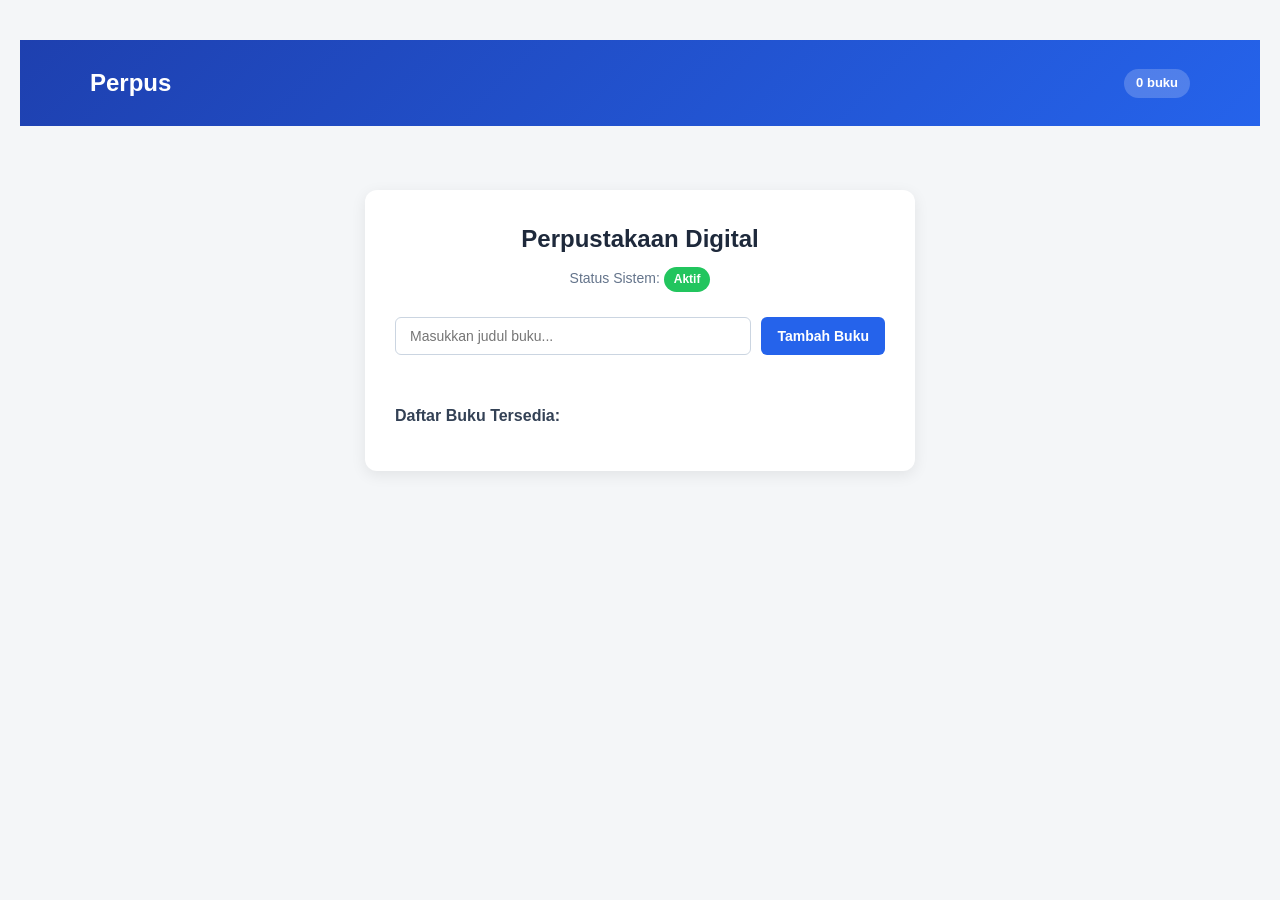
<file: index.html>
<!DOCTYPE html>
<html lang="id">
<head>
  <meta charset="UTF-8" />
  <meta name="viewport" content="width=device-width, initial-scale=1.0" />
  <title>Aplikasi Perpustakaan Digital - Quest 1 DOM</title>
  
  <!-- Hubungkan ke CSS -->
  <link rel="stylesheet" href="/style.css" />
</head>
<body>
<header class="header">
  <div class="header-inner">
    <h1 class="header-judul">Perpus</h1>
    <div class="header-meta">
      <span id="badge-total" class="badge-header">0 buku</span>
      <span id="badge-favorit" class="badge-header favorit" hidden>0 ❤</span>
    </div>
  </div>
</header>

<main class="main">
  <div id="kontainer-buku" class="grid-buku"></div>
  <div id="panel-detail" class="panel-detail" hidden></div>
</main>

  <div class="container">
    <h1 id="judul-perpustakaan">Perpustakaan Digital</h1>
    <p id="info-status">Status Sistem: <span class="badge">Aktif</span></p>

    <!-- Form Tambah Buku -->
    <form id="form-buku" class="form-group">
      <input type="text" id="input-judul" placeholder="Masukkan judul buku..." required />
      <button type="submit" id="btn-tambah">Tambah Buku</button>
    </form>

    <!-- Tempat Pratinjau Teks (Event Input) -->
    <p id="preview-judul"></p>

    <h3>Daftar Buku Tersedia:</h3>
    <!-- Tempat Daftar Buku Ditambahkan secara Dinamis -->
    <ul id="daftar-buku"></ul>
  </div>

  <!-- Hubungkan ke JS -->
  <script src="/Synchronous vs Asynchronous.js"></script>
</body>
</html>
</file>
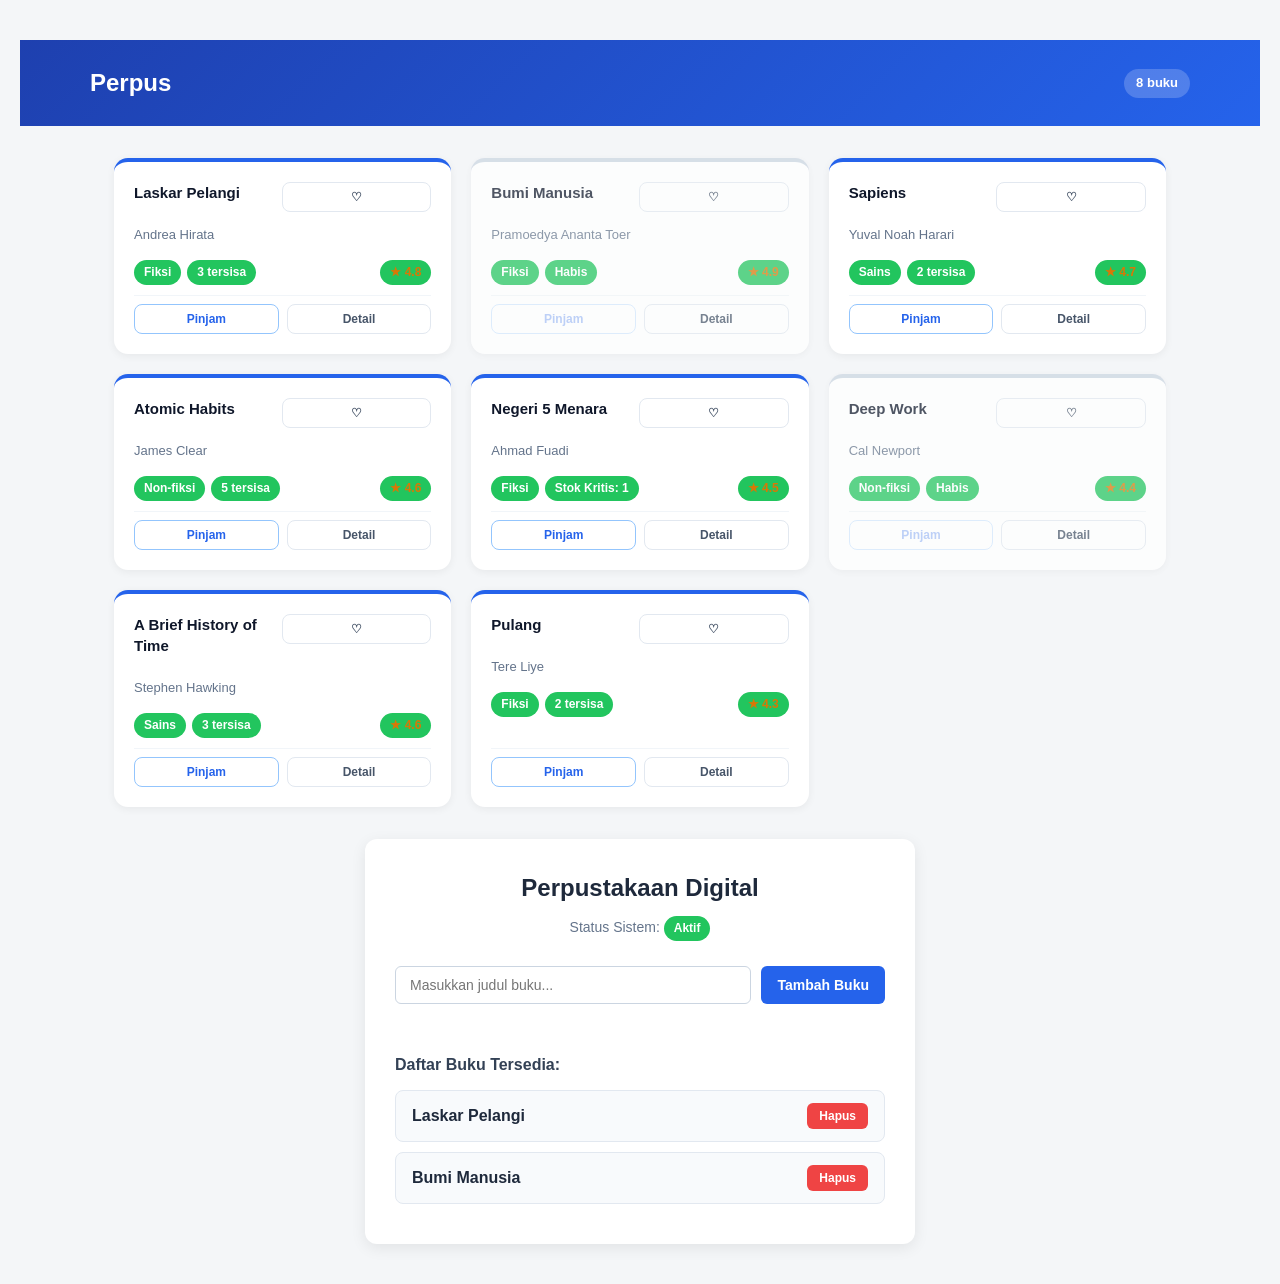
<file: DOM/index.html>
<!DOCTYPE html>
<html lang="id">
<head>
  <meta charset="UTF-8" />
  <meta name="viewport" content="width=device-width, initial-scale=1.0" />
  <title>Aplikasi Perpustakaan Digital - Quest 1 DOM</title>
  
  <!-- Hubungkan ke CSS -->
  <link rel="stylesheet" href="/style.css" />
</head>
<body>
<header class="header">
  <div class="header-inner">
    <h1 class="header-judul">Perpus</h1>
    <div class="header-meta">
      <span id="badge-total" class="badge-header">0 buku</span>
      <span id="badge-favorit" class="badge-header favorit" hidden>0 ❤</span>
    </div>
  </div>
</header>

<main class="main">
  <div id="kontainer-buku" class="grid-buku"></div>
  <div id="panel-detail" class="panel-detail" hidden></div>
</main>

  <div class="container">
    <h1 id="judul-perpustakaan">Perpustakaan Digital</h1>
    <p id="info-status">Status Sistem: <span class="badge">Aktif</span></p>

    <!-- Form Tambah Buku -->
    <form id="form-buku" class="form-group">
      <input type="text" id="input-judul" placeholder="Masukkan judul buku..." required />
      <button type="submit" id="btn-tambah">Tambah Buku</button>
    </form>

    <!-- Tempat Pratinjau Teks (Event Input) -->
    <p id="preview-judul"></p>

    <h3>Daftar Buku Tersedia:</h3>
    <!-- Tempat Daftar Buku Ditambahkan secara Dinamis -->
    <ul id="daftar-buku"></ul>
  </div>

  <!-- Hubungkan ke JS -->
  <script src="/app.js"></script>
</body>
</html>
</file>
<file: style.css>
*, *::before, *::after {
  box-sizing: border-box;
  margin: 0;
  padding: 0;
}

body {
  font-family: -apple-system, BlinkMacSystemFont, "Segoe UI", Roboto, sans-serif;
  background: #f1f5f9;
  color: #1e293b;
  min-height: 100vh;
}

/* Header Gradient */
.header {
  background: linear-gradient(135deg, #1e40af, #2563eb);
  color: white;
  padding: 24px;
}

.header-inner {
  max-width: 1100px;
  margin: 0 auto;
  display: flex;
  align-items: center;
  justify-content: space-between;
}

.header-judul {
  font-size: 24px;
  font-weight: 800;
}

.header-meta {
  display: flex;
  gap: 10px;
}

.badge-header {
  padding: 4px 12px;
  border-radius: 20px;
  background: rgba(255, 255, 255, 0.2);
  font-size: 13px;
  font-weight: 600;
}

.badge-header.favorit {
  background: rgba(245, 158, 11, 0.3);
}

.main {
  max-width: 1100px;
  margin: 32px auto;
  padding: 0 24px;
}

/* Grid Layout Kartu Buku */
.grid-buku {
  display: grid;
  grid-template-columns: repeat(auto-fill, minmax(280px, 1fr));
  gap: 20px;
}

/* Kartu Buku */
.kartu-buku {
  background: white;
  border-radius: 14px;
  padding: 20px;
  box-shadow: 0 2px 8px rgba(0,0,0,0.06);
  border-top: 4px solid #2563eb;
  display: flex;
  flex-direction: column;
  gap: 10px;
  transition: transform 0.2s, box-shadow 0.2s;
}

.kartu-buku:hover {
  transform: translateY(-2px);
  box-shadow: 0 6px 20px rgba(0,0,0,0.1);
}

.kartu-buku.habis { border-top-color: #cbd5e1; opacity: 0.72; }
.kartu-buku.favorit { border-top-color: #f59e0b; }
.kartu-buku.dipilih { box-shadow: 0 0 0 3px #2563eb; }

.kartu-atas {
  display: flex;
  justify-content: space-between;
  align-items: flex-start;
  gap: 8px;
}

.kartu-judul {
  font-size: 15px;
  font-weight: 700;
  color: #0f172a;
  line-height: 1.4;
  flex: 1;
}

.kartu-penulis {
  font-size: 13px;
  color: #64748b;
}

.kartu-meta {
  display: flex;
  flex-wrap: wrap;
  gap: 6px;
  margin-top: 4px;
}

/* Badges Status & Stok */
.badge {
  padding: 2px 10px;
  border-radius: 12px;
  font-size: 11px;
  font-weight: 600;
}

.badge-kategori { background: #eff6ff; color: #1d4ed8; }
.badge-tersedia { background: #dcfce7; color: #15803d; }
.badge-habis { background: #fee2e2; color: #b91c1c; }
.badge-kritis { background: #fff7ed; color: #c2410c; }

/* Tombol Aksi */
.kartu-aksi {
  display: flex;
  gap: 8px;
  margin-top: auto;
  padding-top: 8px;
  border-top: 1px solid #f1f5f9;
}

.tombol-aksi {
  flex: 1;
  padding: 7px 4px;
  border: 1.5px solid #e2e8f0;
  border-radius: 8px;
  background: white;
  font-size: 12px;
  font-weight: 600;
  cursor: pointer;
  transition: all 0.15s;
  color: #475569;
}

.tombol-aksi:hover:not(:disabled) {
  background: #f8fafc;
  border-color: #94a3b8;
}

.tombol-aksi:disabled {
  opacity: 0.4;
  cursor: not-allowed;
}

.tombol-aksi.tombol-favorit.aktif {
  color: #e11d48;
  border-color: #fda4af;
}

.tombol-aksi.tombol-pinjam {
  color: #2563eb;
  border-color: #93c5fd;
}

/* Panel Detail */
.panel-detail {
  margin-top: 24px;
  background: white;
  border-radius: 14px;
  padding: 24px;
  box-shadow: 0 2px 8px rgba(0,0,0,0.06);
  border-left: 4px solid #2563eb;
}

.panel-detail h2 { font-size: 18px; font-weight: 700; margin-bottom: 8px; }
.panel-detail p { font-size: 14px; color: #475569; margin-bottom: 4px; }

/* Reset & Styling Dasar */
* {
  box-sizing: border-box;
  margin: 0;
  padding: 0;
}

body {
  font-family: 'Segoe UI', Tahoma, Geneva, Verdana, sans-serif;
  background-color: #f4f6f8;
  color: #333;
  line-height: 1.6;
  padding: 40px 20px;
}

/* Container Utama */
.container {
  max-width: 550px;
  margin: 0 auto;
  background-color: #ffffff;
  padding: 30px;
  border-radius: 12px;
  box-shadow: 0 4px 15px rgba(0, 0, 0, 0.08);
}

/* Header & Status */
#judul-perpustakaan {
  color: #1e293b;
  font-size: 24px;
  margin-bottom: 8px;
  text-align: center;
}

#info-status {
  text-align: center;
  font-size: 14px;
  color: #64748b;
  margin-bottom: 25px;
}

.badge {
  background-color: #22c55e;
  color: white;
  padding: 3px 10px;
  border-radius: 20px;
  font-size: 12px;
  font-weight: bold;
  display: inline-block;
}

/* Form Styling */
.form-group {
  display: flex;
  gap: 10px;
  margin-bottom: 8px;
}

input[type="text"] {
  flex: 1;
  padding: 10px 14px;
  border: 1px solid #cbd5e1;
  border-radius: 6px;
  font-size: 14px;
  outline: none;
  transition: border-color 0.2s;
}

input[type="text"]:focus {
  border-color: #2563eb;
}

/* Tombol Styling */
button {
  padding: 10px 16px;
  border: none;
  border-radius: 6px;
  font-size: 14px;
  font-weight: 600;
  cursor: pointer;
  transition: background-color 0.2s, transform 0.1s;
}

button:active {
  transform: scale(0.98);
}

#btn-tambah {
  background-color: #2563eb;
  color: white;
}

#btn-tambah:hover {
  background-color: #1d4ed8;
}

.btn-hapus {
  background-color: #ef4444;
  color: white;
  padding: 6px 12px;
  font-size: 12px;
}

.btn-hapus:hover {
  background-color: #dc2626;
}

/* Live Preview Text */
#preview-judul {
  font-size: 13px;
  color: #64748b;
  font-style: italic;
  min-height: 20px;
  margin-bottom: 20px;
}

/* List Buku */
h3 {
  font-size: 16px;
  color: #334155;
  margin-bottom: 12px;
}

#daftar-buku {
  list-style: none;
}

.buku-item {
  background-color: #f8fafc;
  border: 1px solid #e2e8f0;
  padding: 12px 16px;
  margin-bottom: 10px;
  border-radius: 8px;
  display: flex;
  justify-content: space-between;
  align-items: center;
  cursor: pointer;
  transition: all 0.2s ease;
}

.buku-item:hover {
  background-color: #f1f5f9;
  border-color: #cbd5e1;
  transform: translateY(-1px);
}

.buku-item span {
  font-weight: 500;
  color: #1e293b;
}
</file>
